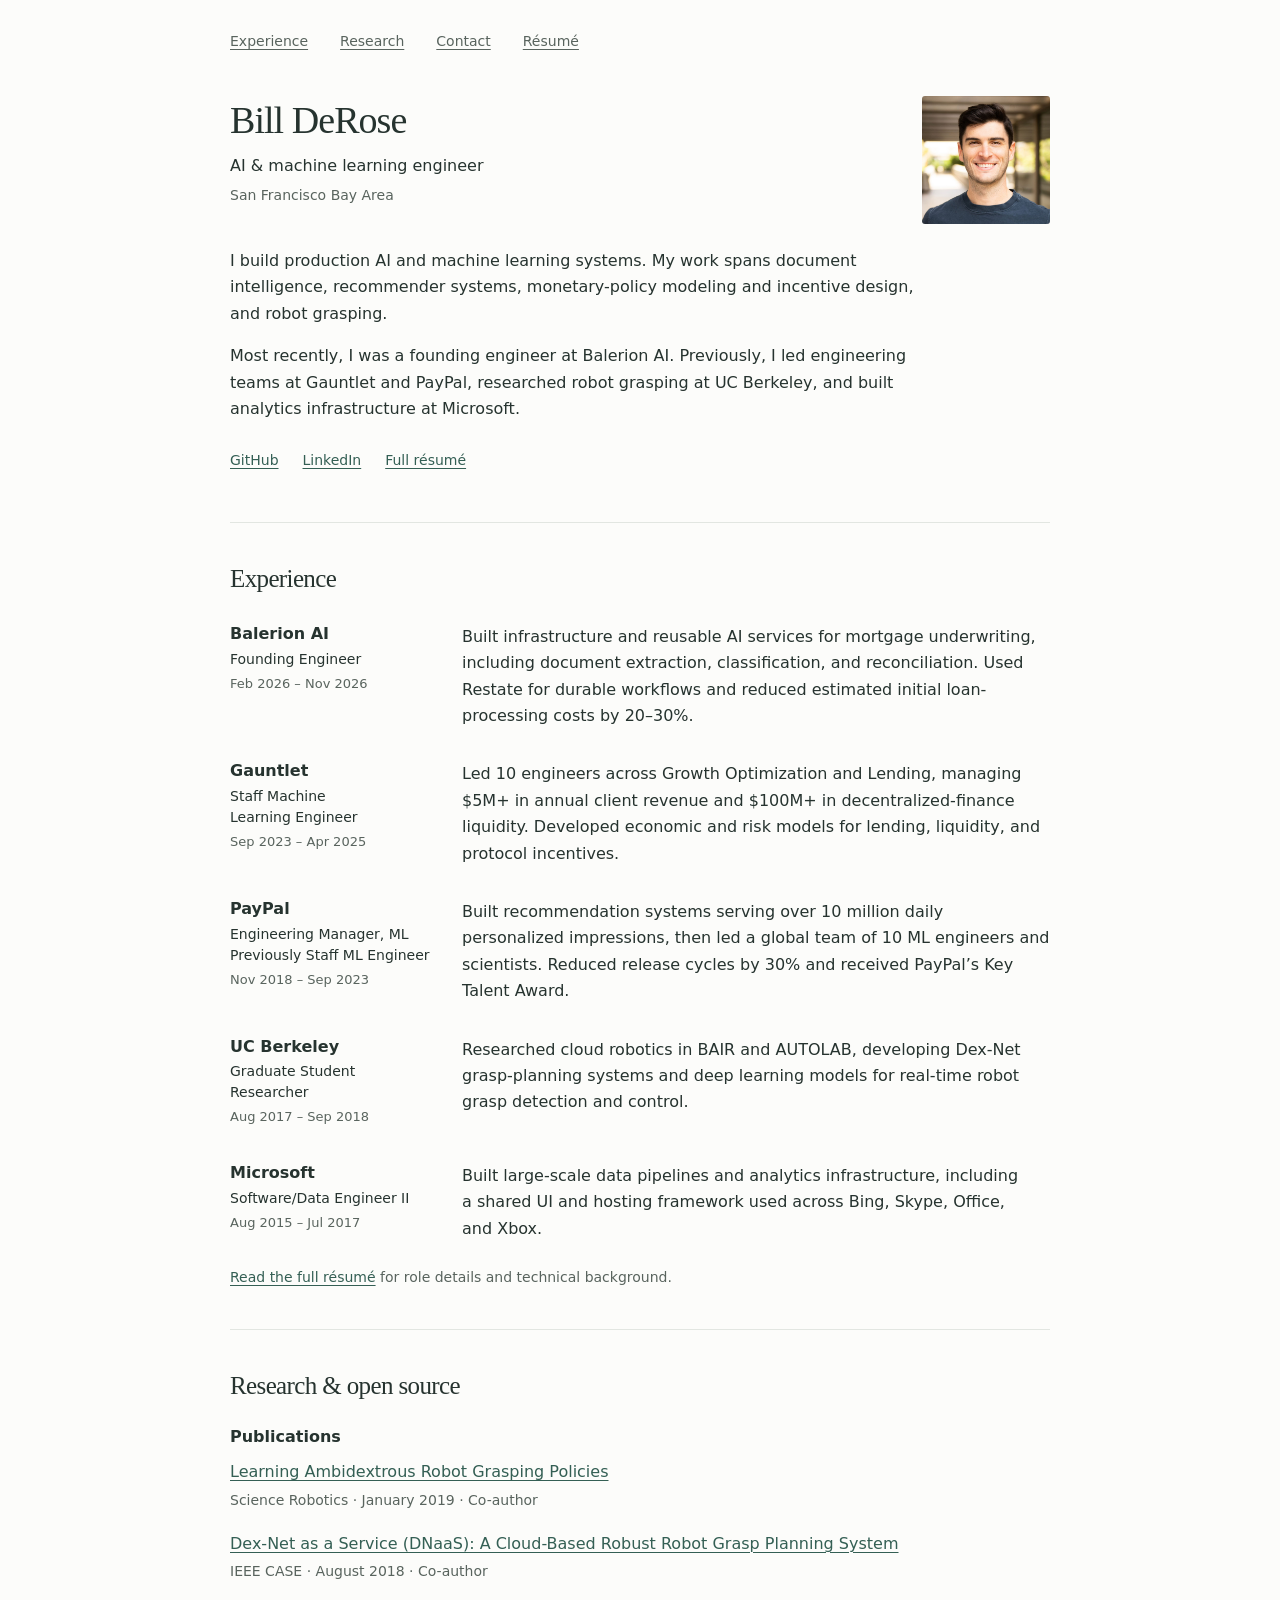
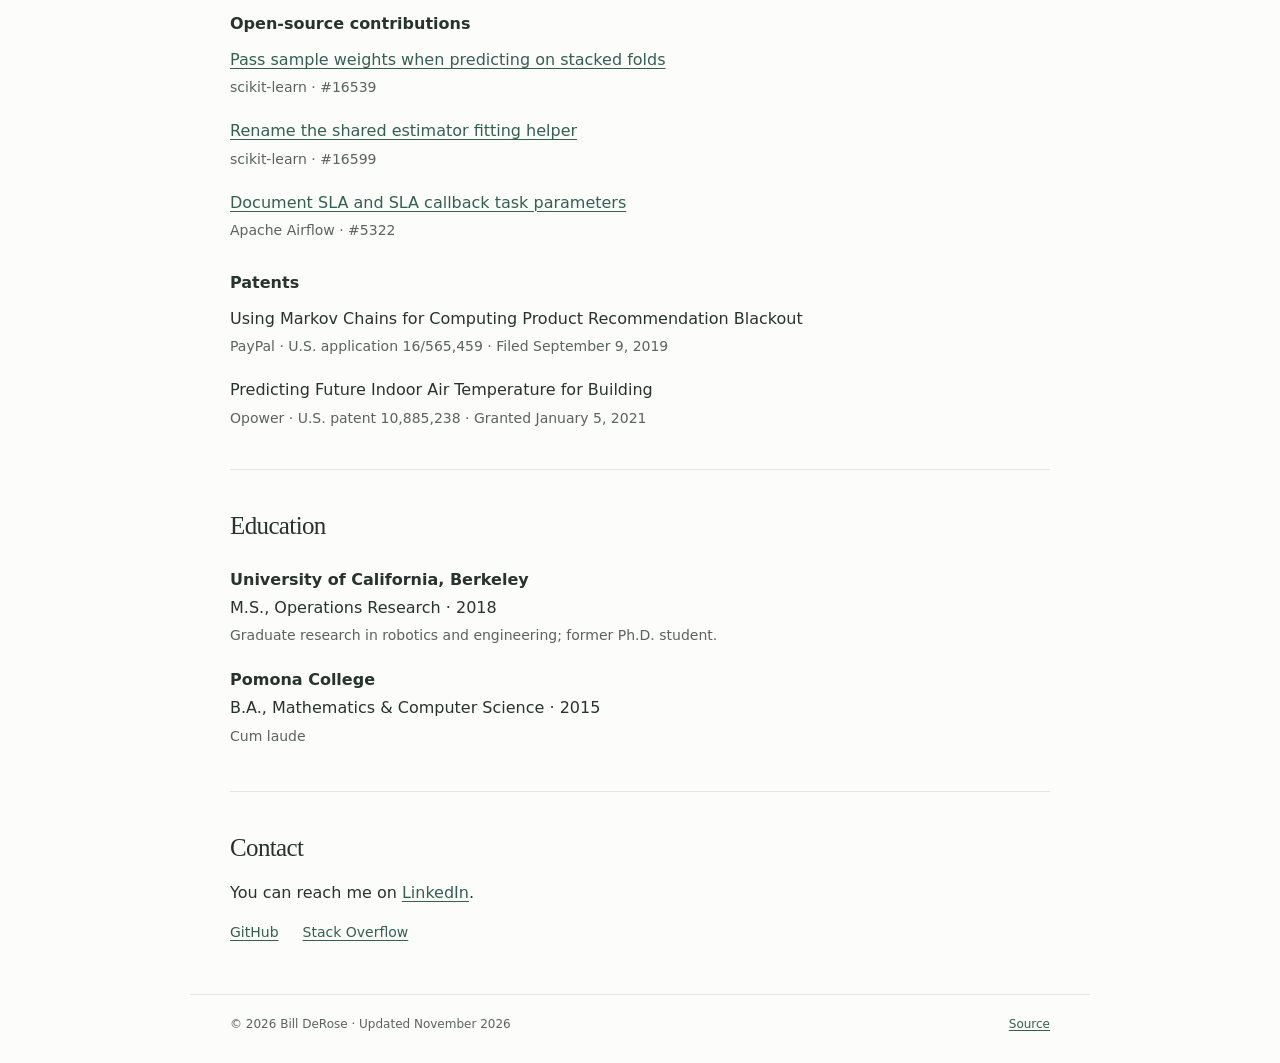
<file: index.html>
<!doctype html>
<html lang="en">
<head>
  <meta charset="utf-8">
  <meta name="viewport" content="width=device-width, initial-scale=1">
  <title>Bill DeRose | AI &amp; Machine Learning Engineer</title>
  <meta name="description" content="Bill DeRose is an AI and machine learning engineer in the San Francisco Bay Area, building production AI systems, recommendation engines, and quantitative models.">
  <link rel="canonical" href="https://wderose.github.io/">
  <meta property="og:title" content="Bill DeRose | AI &amp; Machine Learning Engineer">
  <meta property="og:description" content="Production AI systems, machine learning, and engineering leadership. Based in the San Francisco Bay Area.">
  <meta property="og:type" content="website">
  <meta property="og:url" content="https://wderose.github.io/">
  <meta property="og:image" content="https://wderose.github.io/assets/bill-derose.jpg">
  <link rel="icon" href="assets/favicon.svg" type="image/svg+xml">
  <link rel="stylesheet" href="styles.css">
</head>
<body>
<a class="skip" href="#main">Skip to content</a>
<header class="site-header">
  <nav aria-label="Main navigation">
    <a href="#experience">Experience</a><a href="#research">Research</a><a href="#contact">Contact</a><a href="resume.html">Résumé</a>
  </nav>
</header>
<main id="main">
  <section class="intro-section" aria-labelledby="intro-title">
    <div class="identity">
      <div><h1 id="intro-title">Bill DeRose</h1><p class="role-line">AI &amp; machine learning engineer</p><p class="location">San Francisco Bay Area</p></div>
      <img class="portrait" src="assets/bill-derose.jpg" width="144" height="144" alt="Bill DeRose" fetchpriority="high">
    </div>
    <div class="bio">
      <p>I build production AI and machine learning systems. My work spans document intelligence, recommender systems, monetary-policy modeling and incentive design, and robot grasping.</p>
      <p>Most recently, I was a founding engineer at Balerion AI. Previously, I led engineering teams at Gauntlet and PayPal, researched robot grasping at UC Berkeley, and built analytics infrastructure at Microsoft.</p>
    </div>
    <div class="profile-links"><a href="https://github.com/wderose">GitHub</a><a href="https://www.linkedin.com/in/billderose/">LinkedIn</a><a href="resume.html">Full résumé</a></div>
  </section>
  <section class="section" id="experience" aria-labelledby="experience-title">
    <h2 id="experience-title">Experience</h2>
    <div class="timeline">
      <article class="role"><div class="role-meta"><h3>Balerion AI</h3><p>Founding Engineer</p><p class="date">Feb 2026 – Nov 2026</p></div><div class="role-body"><p>Built infrastructure and reusable AI services for mortgage underwriting, including document extraction, classification, and reconciliation. Used Restate for durable workflows and reduced estimated initial loan-processing costs by 20–30%.</p></div></article>
      <article class="role"><div class="role-meta"><h3>Gauntlet</h3><p>Staff Machine Learning Engineer</p><p class="date">Sep 2023 – Apr 2025</p></div><div class="role-body"><p>Led 10 engineers across Growth Optimization and Lending, managing $5M+ in annual client revenue and $100M+ in decentralized-finance liquidity. Developed economic and risk models for lending, liquidity, and protocol incentives.</p></div></article>
      <article class="role"><div class="role-meta"><h3>PayPal</h3><p>Engineering Manager, ML<br>Previously Staff ML Engineer</p><p class="date">Nov 2018 – Sep 2023</p></div><div class="role-body"><p>Built recommendation systems serving over 10 million daily personalized impressions, then led a global team of 10 ML engineers and scientists. Reduced release cycles by 30% and received PayPal’s Key Talent Award.</p></div></article>
      <article class="role"><div class="role-meta"><h3>UC Berkeley</h3><p>Graduate Student Researcher</p><p class="date">Aug 2017 – Sep 2018</p></div><div class="role-body"><p>Researched cloud robotics in BAIR and AUTOLAB, developing Dex-Net grasp-planning systems and deep learning models for real-time robot grasp detection and control.</p></div></article>
      <article class="role"><div class="role-meta"><h3>Microsoft</h3><p>Software/Data Engineer II</p><p class="date">Aug 2015 – Jul 2017</p></div><div class="role-body"><p>Built large-scale data pipelines and analytics infrastructure, including a shared UI and hosting framework used across Bing, Skype, Office, and Xbox.</p></div></article>
    </div>
    <p class="section-note"><a href="resume.html">Read the full résumé</a> for role details and technical background.</p>
  </section>
  <section class="section" id="research" aria-labelledby="research-title">
    <h2 id="research-title">Research &amp; open source</h2>
    <h3 class="subheading">Publications</h3>
    <ul class="work-list">
      <li><a href="https://ieor.berkeley.edu/publication/learning-ambidextrous-robot-grasping-policies/">Learning Ambidextrous Robot Grasping Policies</a><span class="detail">Science Robotics · January 2019 · Co-author</span></li>
      <li><a href="https://goldberg.berkeley.edu/pubs/CASE2018-pusong-bill-dnaas-final.pdf">Dex-Net as a Service (DNaaS): A Cloud-Based Robust Robot Grasp Planning System</a><span class="detail">IEEE CASE · August 2018 · Co-author</span></li>
    </ul>
    <h3 class="subheading">Open-source contributions</h3>
    <ul class="work-list">
      <li><a href="https://github.com/scikit-learn/scikit-learn/pull/16539">Pass sample weights when predicting on stacked folds</a><span class="detail">scikit-learn · #16539</span></li>
      <li><a href="https://github.com/scikit-learn/scikit-learn/pull/16599">Rename the shared estimator fitting helper</a><span class="detail">scikit-learn · #16599</span></li>
      <li><a href="https://github.com/apache/airflow/pull/5322">Document SLA and SLA callback task parameters</a><span class="detail">Apache Airflow · #5322</span></li>
    </ul>
    <h3 class="subheading">Patents</h3>
    <ul class="work-list">
      <li>Using Markov Chains for Computing Product Recommendation Blackout<span class="detail">PayPal · U.S. application 16/565,459 · Filed September 9, 2019</span></li>
      <li>Predicting Future Indoor Air Temperature for Building<span class="detail">Opower · U.S. patent 10,885,238 · Granted January 5, 2021</span></li>
    </ul>
  </section>
  <section class="section" aria-labelledby="education-title">
    <h2 id="education-title">Education</h2>
    <div class="degree"><h3>University of California, Berkeley</h3><p>M.S., Operations Research · 2018</p><p class="detail">Graduate research in robotics and engineering; former Ph.D. student.</p></div>
    <div class="degree"><h3>Pomona College</h3><p>B.A., Mathematics &amp; Computer Science · 2015</p><p class="detail">Cum laude</p></div>
  </section>
  <section class="section contact" id="contact" aria-labelledby="contact-title">
    <h2 id="contact-title">Contact</h2>
    <p>You can reach me on <a href="https://www.linkedin.com/in/billderose/">LinkedIn</a>.</p>
    <div class="contact-links"><a href="https://github.com/wderose">GitHub</a><a href="https://stackoverflow.com/users/1374086/bill-derose">Stack Overflow</a></div>
  </section>
</main>
<footer><span>© 2026 Bill DeRose · Updated November 2026</span><a href="https://github.com/wderose/wderose.github.io">Source</a></footer>
</body>
</html>
</file>
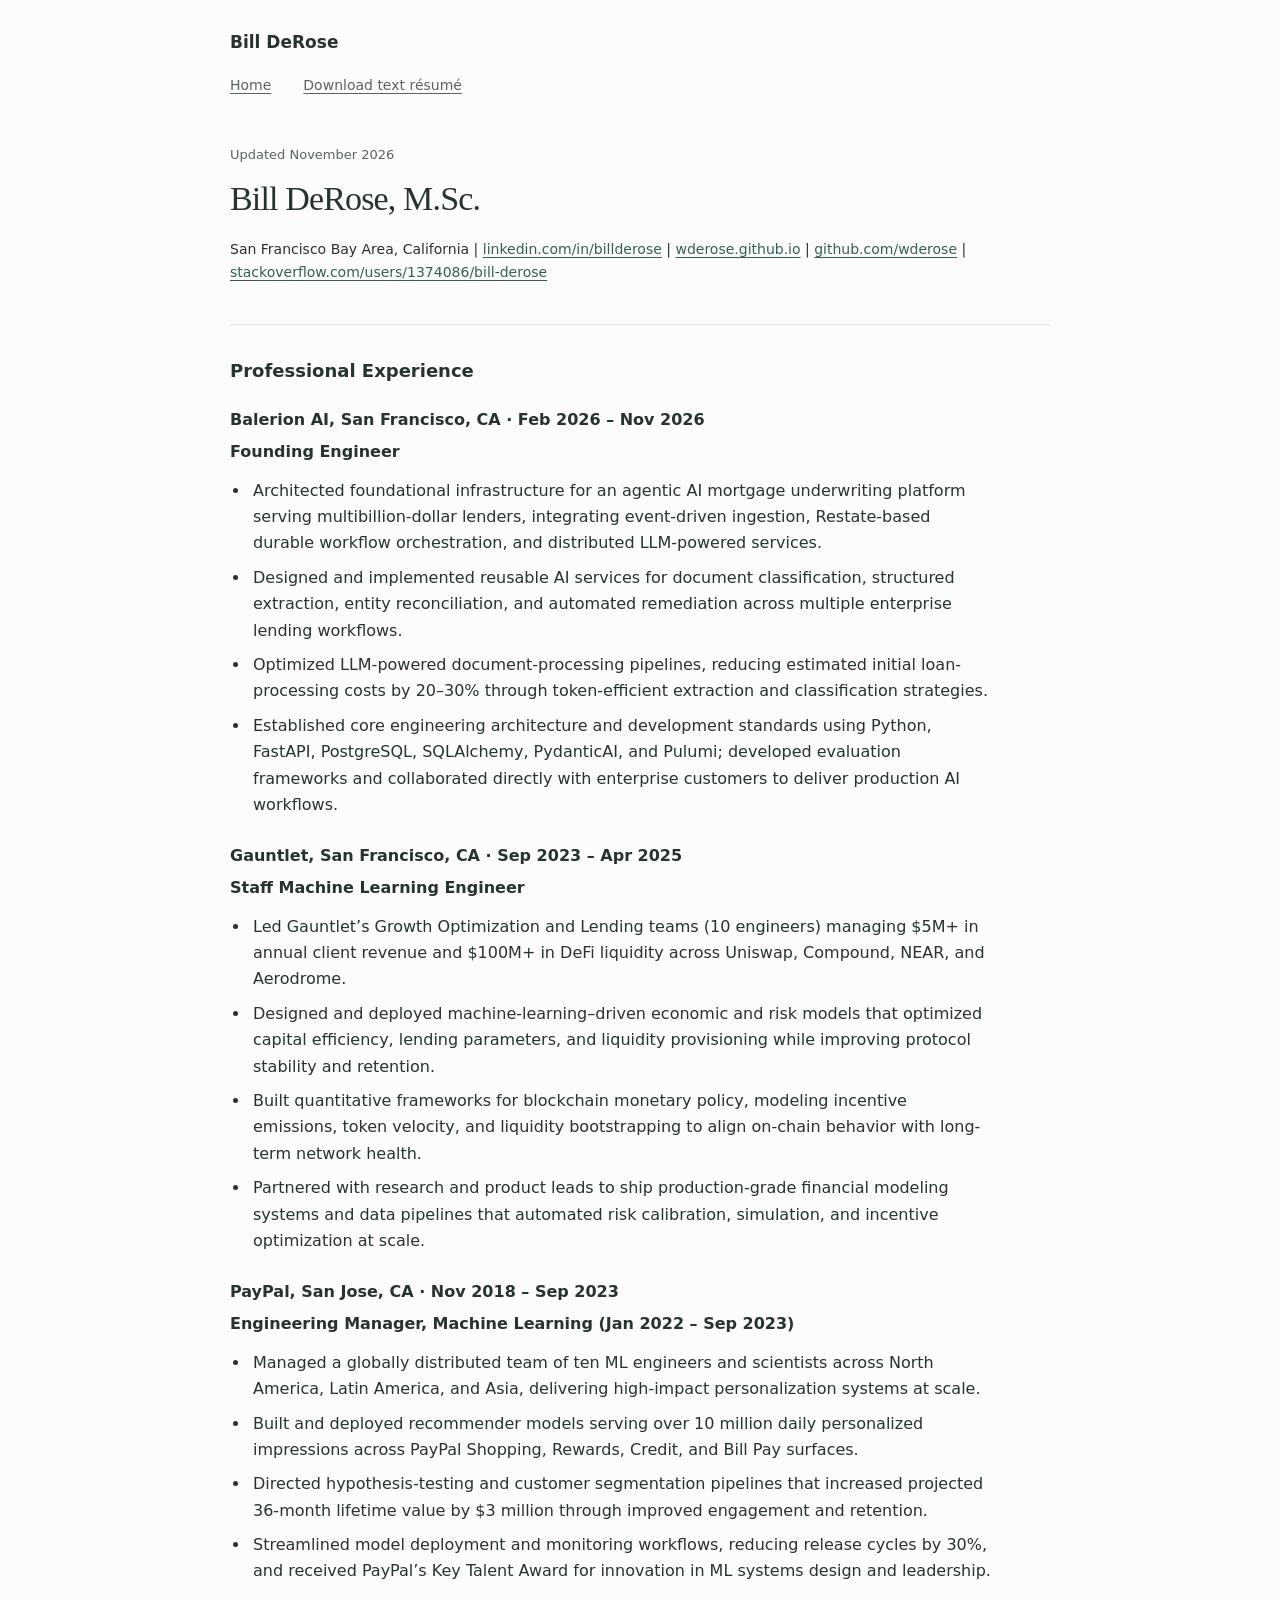
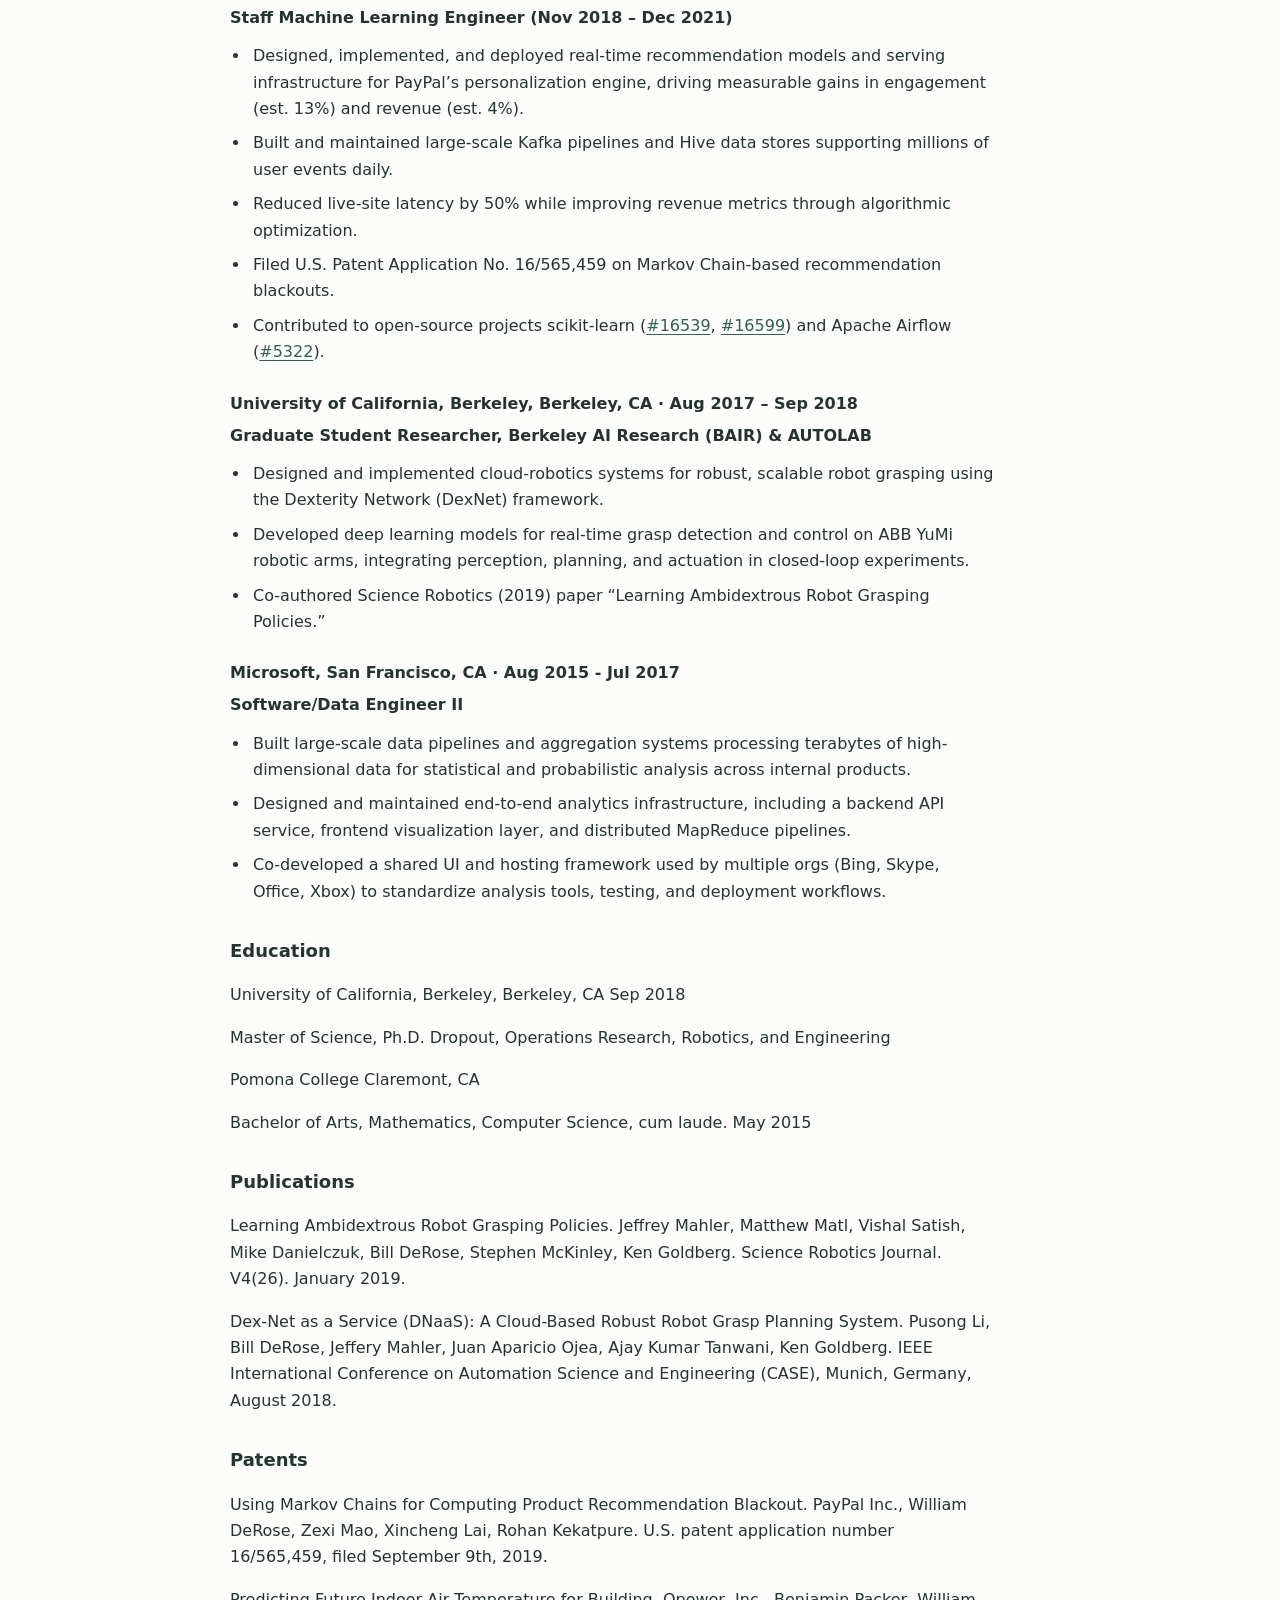
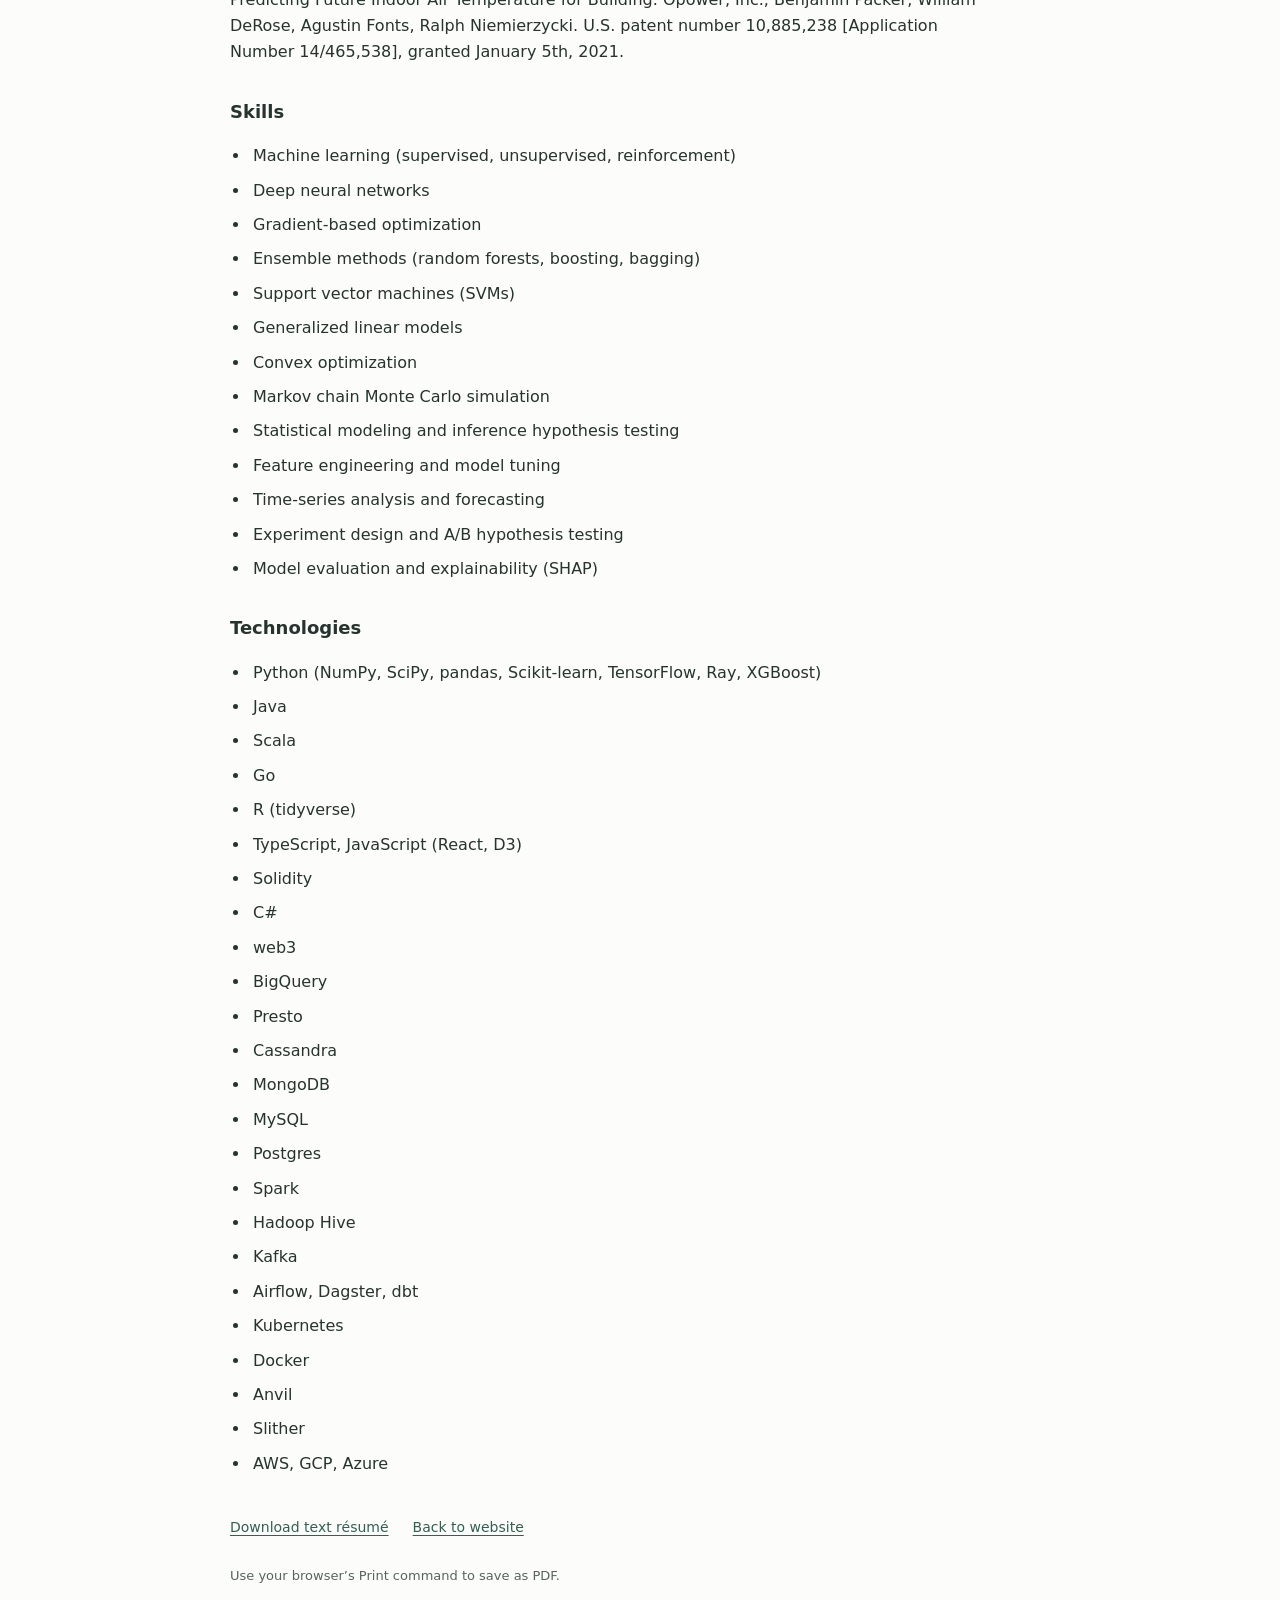
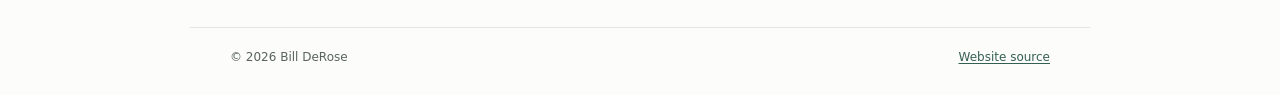
<file: resume.html>
<!doctype html>
<html lang="en"><head><meta charset="utf-8"><meta name="viewport" content="width=device-width, initial-scale=1"><title>Résumé | Bill DeRose</title><meta name="description" content="Bill DeRose’s professional experience, education, publications, patents, and technical skills. Updated November 2026."><link rel="canonical" href="https://wderose.github.io/resume.html"><link rel="icon" href="assets/favicon.svg" type="image/svg+xml"><link rel="stylesheet" href="styles.css"></head><body><a class="skip" href="#main">Skip to content</a><header class="site-header"><a class="wordmark" href="./">Bill DeRose</a><nav aria-label="Main navigation"><a href="./">Home</a><a href="resume.md" download>Download text résumé</a></nav></header><main id="main"><div class="resume-header"><p class="resume-date">Updated November 2026</p><h1>Bill DeRose, M.Sc.</h1><p>San Francisco Bay Area, California | <a href="https://linkedin.com/in/billderose">linkedin.com/in/billderose</a> | <a href="https://wderose.github.io/">wderose.github.io</a> | <a href="https://github.com/wderose">github.com/wderose</a> | <a href="https://stackoverflow.com/users/1374086/bill-derose">stackoverflow.com/users/1374086/bill-derose</a></p></div><div class="resume-body"><h2>Professional Experience</h2><h3>Balerion AI, San Francisco, CA · Feb 2026 – Nov 2026</h3><p class="resume-role">Founding Engineer</p><ul><li>Architected foundational infrastructure for an agentic AI mortgage underwriting platform serving multibillion-dollar lenders, integrating event-driven ingestion, Restate-based durable workflow orchestration, and distributed LLM-powered services.</li><li>Designed and implemented reusable AI services for document classification, structured extraction, entity reconciliation, and automated remediation across multiple enterprise lending workflows.</li><li>Optimized LLM-powered document-processing pipelines, reducing estimated initial loan-processing costs by 20–30% through token-efficient extraction and classification strategies.</li><li>Established core engineering architecture and development standards using Python, FastAPI, PostgreSQL, SQLAlchemy, PydanticAI, and Pulumi; developed evaluation frameworks and collaborated directly with enterprise customers to deliver production AI workflows.</li></ul><h3>Gauntlet, San Francisco, CA · Sep 2023 – Apr 2025</h3><p class="resume-role">Staff Machine Learning Engineer</p><ul><li>Led Gauntlet’s Growth Optimization and Lending teams (10 engineers) managing $5M+ in annual client revenue and $100M+ in DeFi liquidity across Uniswap, Compound, NEAR, and Aerodrome.</li><li>Designed and deployed machine-learning–driven economic and risk models that optimized capital efficiency, lending parameters, and liquidity provisioning while improving protocol stability and retention.</li><li>Built quantitative frameworks for blockchain monetary policy, modeling incentive emissions, token velocity, and liquidity bootstrapping to align on-chain behavior with long-term network health.</li><li>Partnered with research and product leads to ship production-grade financial modeling systems and data pipelines that automated risk calibration, simulation, and incentive optimization at scale.</li></ul><h3>PayPal, San Jose, CA · Nov 2018 – Sep 2023</h3><p class="resume-role">Engineering Manager, Machine Learning (Jan 2022 – Sep 2023)</p><ul><li>Managed a globally distributed team of ten ML engineers and scientists across North America, Latin America, and Asia, delivering high-impact personalization systems at scale.</li><li>Built and deployed recommender models serving over 10 million daily personalized impressions across PayPal Shopping, Rewards, Credit, and Bill Pay surfaces.</li><li>Directed hypothesis-testing and customer segmentation pipelines that increased projected 36-month lifetime value by $3 million through improved engagement and retention.</li><li>Streamlined model deployment and monitoring workflows, reducing release cycles by 30%, and received PayPal’s Key Talent Award for innovation in ML systems design and leadership.</li></ul><p class="resume-role">Staff Machine Learning Engineer (Nov 2018 – Dec 2021)</p><ul><li>Designed, implemented, and deployed real-time recommendation models and serving infrastructure for PayPal’s personalization engine, driving measurable gains in engagement (est. 13%) and revenue (est. 4%).</li><li>Built and maintained large-scale Kafka pipelines and Hive data stores supporting millions of user events daily.</li><li>Reduced live-site latency by 50% while improving revenue metrics through algorithmic optimization.</li><li>Filed U.S. Patent Application No. 16/565,459 on Markov Chain-based recommendation blackouts.</li><li>Contributed to open-source projects scikit-learn (<a href="https://github.com/scikit-learn/scikit-learn/pull/16539">#16539</a>, <a href="https://github.com/scikit-learn/scikit-learn/pull/16599">#16599</a>) and Apache Airflow (<a href="https://github.com/apache/airflow/pull/5322">#5322</a>).</li></ul><h3>University of California, Berkeley, Berkeley, CA · Aug 2017 – Sep 2018</h3><p class="resume-role">Graduate Student Researcher, Berkeley AI Research (BAIR) &amp; AUTOLAB</p><ul><li>Designed and implemented cloud-robotics systems for robust, scalable robot grasping using the Dexterity Network (DexNet) framework.</li><li>Developed deep learning models for real-time grasp detection and control on ABB YuMi robotic arms, integrating perception, planning, and actuation in closed-loop experiments.</li><li>Co-authored Science Robotics (2019) paper “Learning Ambidextrous Robot Grasping Policies.”</li></ul><h3>Microsoft, San Francisco, CA · Aug 2015 - Jul 2017</h3><p class="resume-role">Software/Data Engineer II</p><ul><li>Built large-scale data pipelines and aggregation systems processing terabytes of high-dimensional data for statistical and probabilistic analysis across internal products.</li><li>Designed and maintained end-to-end analytics infrastructure, including a backend API service, frontend visualization layer, and distributed MapReduce pipelines.</li><li>Co-developed a shared UI and hosting framework used by multiple orgs (Bing, Skype, Office, Xbox) to standardize analysis tools, testing, and deployment workflows.</li></ul><h2>Education</h2><p>University of California, Berkeley, Berkeley, CA	Sep 2018</p><p>Master of Science, Ph.D. Dropout, Operations Research, Robotics, and Engineering</p><p>Pomona College Claremont, CA</p><p>Bachelor of Arts, Mathematics, Computer Science, cum laude.	May 2015</p><h2>Publications</h2><p>Learning Ambidextrous Robot Grasping Policies. Jeffrey Mahler, Matthew Matl, Vishal Satish, Mike Danielczuk, Bill DeRose, Stephen McKinley, Ken Goldberg. Science Robotics Journal. V4(26). January 2019.</p><p>Dex-Net as a Service (DNaaS): A Cloud-Based Robust Robot Grasp Planning System. Pusong Li, Bill DeRose, Jeffery Mahler, Juan Aparicio Ojea, Ajay Kumar Tanwani, Ken Goldberg. IEEE International Conference on Automation Science and Engineering (CASE), Munich, Germany, August 2018.</p><h2>Patents</h2><p>Using Markov Chains for Computing Product Recommendation Blackout. PayPal Inc., William DeRose, Zexi Mao, Xincheng Lai, Rohan Kekatpure. U.S. patent application number 16/565,459, filed September 9th, 2019.</p><p>Predicting Future Indoor Air Temperature for Building. Opower, Inc., Benjamin Packer, William DeRose, Agustin Fonts, Ralph Niemierzycki. U.S. patent number 10,885,238 [Application Number 14/465,538], granted January 5th, 2021.</p><h2>Skills</h2><ul><li>Machine learning (supervised, unsupervised, reinforcement)</li><li>Deep neural networks</li><li>Gradient-based optimization</li><li>Ensemble methods (random forests, boosting, bagging)</li><li>Support vector machines (SVMs)</li><li>Generalized linear models</li><li>Convex optimization</li><li>Markov chain Monte Carlo simulation</li><li>Statistical modeling and inference hypothesis testing</li><li>Feature engineering and model tuning</li><li>Time-series analysis and forecasting</li><li>Experiment design and A/B hypothesis testing</li><li>Model evaluation and explainability (SHAP)</li></ul><h2>Technologies</h2><ul><li>Python (NumPy, SciPy, pandas, Scikit-learn, TensorFlow, Ray, XGBoost)</li><li>Java</li><li>Scala</li><li>Go</li><li>R (tidyverse)</li><li>TypeScript, JavaScript (React, D3)</li><li>Solidity</li><li>C#</li><li>web3</li><li>BigQuery</li><li>Presto</li><li>Cassandra</li><li>MongoDB</li><li>MySQL</li><li>Postgres</li><li>Spark</li><li>Hadoop Hive</li><li>Kafka</li><li>Airflow, Dagster, dbt</li><li>Kubernetes</li><li>Docker</li><li>Anvil</li><li>Slither</li><li>AWS, GCP, Azure</li></ul></div><div class="resume-actions"><a href="resume.md" download>Download text résumé</a><a href="./">Back to website</a><span>Use your browser’s Print command to save as PDF.</span></div></main><footer><span>© 2026 Bill DeRose</span><a href="https://github.com/wderose/wderose.github.io">Website source</a></footer></body></html>
</file>
<file: styles.css>
:root {
  --ink: #26332f;
  --muted: #59645e;
  --accent: #345f54;
  --paper: #fcfcfa;
  --line: #e2e6e1;
  --serif: Georgia, 'Times New Roman', serif;
  --sans: system-ui, -apple-system, BlinkMacSystemFont, 'Segoe UI', sans-serif;
  --type-body: 1rem;
  --type-meta: .875rem;
  --type-small: .8125rem;
  --space-copy: 1rem;
  --space-group: 1.5rem;
  --space-entry: 2rem;
  --space-section: 2.5rem;
  --measure-copy: 68ch;
}
* { box-sizing: border-box; }
html { scroll-padding-top: 24px; }
body { margin: 0; background: var(--paper); color: var(--ink); font: var(--type-body)/1.65 var(--sans); }
::selection { background: #dbe8df; color: #1d352b; }
a { color: var(--accent); text-decoration-thickness: 1px; text-underline-offset: .2em; }
a:hover { color: #183d31; text-decoration-thickness: 2px; }
a:focus-visible { outline: 2px solid var(--accent); outline-offset: 5px; border-radius: 1px; }
p { margin: 0 0 var(--space-copy); text-wrap: pretty; }
h1, h2, h3 { margin: 0; line-height: 1.3; text-wrap: balance; }
h1, h2 { font-family: var(--serif); font-weight: 400; letter-spacing: -.025em; }
h1 { font-size: 2.375rem; }
h2 { font-size: 1.5625rem; margin-bottom: 28px; }
h3 { font-size: var(--type-body); font-weight: 600; }
img { display: block; max-width: 100%; height: auto; }
.site-header, main, footer { max-width: 900px; margin: auto; padding-left: 40px; padding-right: 40px; }
.site-header { padding-top: 20px; }
nav { display: flex; gap: var(--space-entry); flex-wrap: wrap; }
nav a { display: inline-flex; align-items: center; min-height: 44px; font-size: var(--type-meta); color: var(--muted); }
.intro-section { padding: var(--space-entry) 0 var(--space-section); }
.identity { display: flex; justify-content: space-between; align-items: flex-start; gap: var(--space-entry); margin-bottom: var(--space-group); }
.role-line { margin: 8px 0 0; font-size: var(--type-body); }
.location { color: var(--muted); font-size: var(--type-meta); margin: 4px 0 0; }
.portrait { width: 128px; height: 128px; object-fit: cover; border-radius: 3px; flex-shrink: 0; }
.bio { max-width: var(--measure-copy); }
.profile-links, .contact-links { display: flex; align-items: center; gap: var(--space-group); flex-wrap: wrap; font-size: var(--type-meta); }
.profile-links a, .contact-links a { display: inline-flex; align-items: center; min-height: 44px; }
.section { border-top: 1px solid var(--line); padding: var(--space-section) 0; }
.role { display: grid; grid-template-columns: 200px minmax(0, 1fr); gap: var(--space-entry); margin: 0 0 var(--space-entry); }
.role:last-child { margin-bottom: 0; }
.role-meta h3 { margin-bottom: 4px; }
.role-meta p { font-size: var(--type-meta); line-height: 1.5; margin: 0 0 4px; }
.role-meta .date { font-size: var(--type-small); color: var(--muted); font-variant-numeric: tabular-nums; }
.role-body p { font-size: var(--type-body); max-width: var(--measure-copy); margin: 0; }
.section-note { font-size: var(--type-meta); color: var(--muted); margin: var(--space-group) 0 0; }
.subheading { margin: var(--space-entry) 0 12px; font-size: var(--type-body); }
#research h2 { margin-bottom: var(--space-group); }
#research .subheading:first-of-type { margin-top: 0; }
.work-list { list-style: none; margin: 0; padding: 0; max-width: var(--measure-copy); }
.work-list li { margin-bottom: 20px; font-size: var(--type-body); text-wrap: pretty; }
.work-list li:last-child { margin-bottom: 0; }
.detail { display: block; color: var(--muted); font-size: var(--type-meta); margin-top: 4px; line-height: 1.5; }
.degree { margin-bottom: var(--space-group); }
.degree:last-child { margin-bottom: 0; }
.degree h3 { margin-bottom: 4px; }
.degree p { margin: 0 0 4px; font-size: var(--type-body); }
.degree .detail { font-size: var(--type-meta); }
.contact h2 { margin-bottom: 16px; }
.contact p { margin-bottom: 4px; overflow-wrap: anywhere; }
footer { display: flex; flex-wrap: wrap; justify-content: space-between; gap: 12px; border-top: 1px solid var(--line); padding-top: 20px; padding-bottom: 28px; font-size: 12px; color: var(--muted); }
.skip { position: absolute; left: 12px; top: -100px; background: var(--paper); padding: 10px; z-index: 5; }
.skip:focus { top: 10px; }
.wordmark { display: inline-flex; align-items: center; min-height: 44px; font-size: 17px; font-weight: 600; text-decoration: none; color: var(--ink); }
.resume-header { padding: 36px 0 24px; border-bottom: 1px solid var(--line); }
.resume-header h1 { margin-bottom: 16px; font-size: 34px; }
.resume-header p { font-size: 14px; overflow-wrap: anywhere; }
.resume-date { color: var(--muted); font-size: 13px !important; margin-bottom: 12px; }
.resume-body { max-width: 75ch; }
.resume-body h2 { font-family: var(--sans); font-size: 18px; font-weight: 600; letter-spacing: 0; margin: 34px 0 20px; }
.resume-body h3 { line-height: 1.5; margin-top: 26px; }
.resume-body p, .resume-body li { font-size: var(--type-body); }
.resume-body ul { padding-left: 20px; margin: 12px 0 20px; }
.resume-body li { padding-left: 3px; margin-bottom: 8px; }
.resume-role { font-weight: 600; margin: 7px 0 10px; }
.resume-actions { display: flex; gap: 16px 24px; flex-wrap: wrap; margin: 28px 0 40px; font-size: 14px; }
.resume-actions a { min-height: 44px; display: inline-flex; align-items: center; }
.resume-actions span { width: 100%; color: var(--muted); font-size: 13px; }
@media (max-width: 760px) {
  .role { display: block; }
  .role-meta { margin-bottom: 12px; }
}
@media (max-width: 600px) {
  .site-header, main, footer { padding-left: 24px; padding-right: 24px; }
  .site-header { padding-top: 12px; }
  nav { gap: 0 24px; }
  nav a { font-size: var(--type-meta); }
  .intro-section { padding: var(--space-group) 0 var(--space-entry); }
  .identity { gap: var(--space-group); margin-bottom: var(--space-group); }
  h1 { font-size: 1.9375rem; }
  h2 { font-size: 1.4375rem; margin-bottom: var(--space-group); }
  .role-line { font-size: var(--type-body); }
  .location { font-size: var(--type-meta); }
  .portrait { width: 96px; height: 96px; margin-top: 0; }
  .profile-links, .contact-links { gap: 0 24px; }
  .section { padding: var(--space-entry) 0; }
  .resume-header h1 { font-size: 30px; }
}
@media (max-width: 350px) {
  .site-header, main, footer { padding-left: 18px; padding-right: 18px; }
  nav { gap: 0 16px; }
  .portrait { width: 80px; height: 80px; }
  h1 { font-size: 1.75rem; }
}
@media print {
  body { background: white; color: black; font-size: 10pt; }
  .site-header, .resume-actions, footer, .skip { display: none; }
  main { max-width: none; padding: 0; }
  .resume-header { padding-top: 0; }
  .resume-header h1 { font-size: 26pt; }
  .resume-body { max-width: none; }
  .resume-body h2 { break-after: avoid; margin-top: 22px; }
  .resume-body h3 { break-after: avoid; margin-top: 16px; }
  .resume-body li { font-size: 9pt; line-height: 1.4; margin: 4px 0; }
  .resume-body p { font-size: 9pt; }
  a { color: inherit; text-decoration: none; }
  @page { margin: 16mm; }
}
</file>
